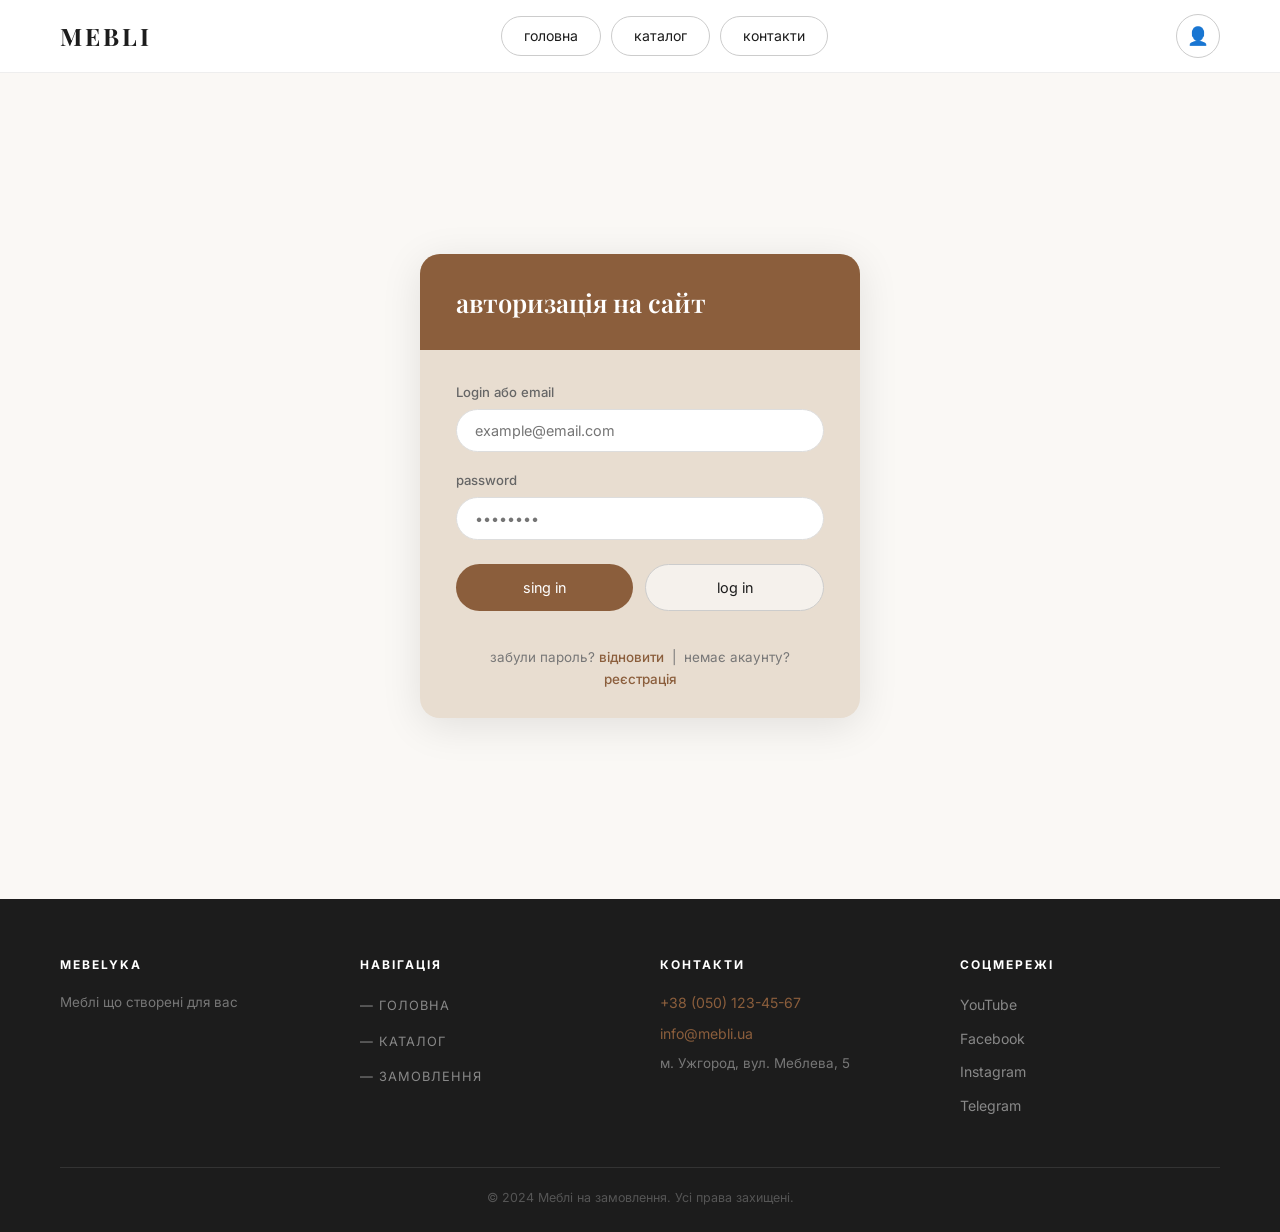
<file: login.html>
<!DOCTYPE html>
<html lang="uk">
<head>
    <meta charset="UTF-8">
    <meta name="viewport" content="width=device-width, initial-scale=1.0">
    <meta name="description" content="Вхід на сайт — Меблі на замовлення">
    <title>Меблі на замовлення — Вхід</title>
    <link rel="stylesheet" href="styles.css">
    <style>
        #auth {
            min-height: calc(100vh - 74px);
            display: flex;
            align-items: center;
            justify-content: center;
            padding: 40px 20px;
            background: var(--bg);
        }

        #login-card {
            background: var(--beige);
            border-radius: 20px;
            overflow: hidden;
            width: 100%;
            max-width: 440px;
            box-shadow: 0 8px 40px rgba(0,0,0,0.1);
        }

        #login-card header {
            background: var(--brown);
            padding: 28px 36px;
            position: static;
            border: none;
            display: block;
        }

        #login-card header h1 {
            font-family: 'Playfair Display', serif;
            font-size: 1.6rem;
            color: #fff;
            font-weight: 600;
        }

        #login-card form {
            padding: 32px 36px 36px;
        }

        #login-card label {
            display: block;
            font-size: 0.82rem;
            font-weight: 500;
            color: #666;
            margin-bottom: 6px;
        }

        #login-card input[type="text"],
        #login-card input[type="email"],
        #login-card input[type="password"] {
            width: 100%;
            background: #fff;
            border: 1.5px solid #ddd;
            border-radius: 50px;
            padding: 12px 18px;
            font-size: 0.9rem;
            font-family: 'Inter', sans-serif;
            outline: none;
            margin-bottom: 18px;
            color: var(--dark);
            transition: border-color 0.2s;
            box-sizing: border-box;
        }

        #login-card input:focus {
            border-color: var(--brown);
        }

        #login-card nav {
            display: flex;
            gap: 12px;
            position: static;
            border: none;
            padding: 0;
            margin-top: 6px;
        }

        #login-card nav a {
            flex: 1;
            padding: 12px;
            border-radius: 50px;
            font-size: 0.9rem;
            text-align: center;
            cursor: pointer;
            font-family: 'Inter', sans-serif;
            background: var(--brown);
            color: #fff;
            border: none;
            transition: opacity 0.2s;
            display: block;
        }

        #login-card nav a:hover { opacity: 0.85; }

        #login-card nav button {
            flex: 1;
            padding: 12px;
            border-radius: 50px;
            font-size: 0.9rem;
            cursor: pointer;
            font-family: 'Inter', sans-serif;
            background: rgba(255,255,255,0.6);
            color: var(--dark);
            border: 1.5px solid #ccc;
            transition: all 0.2s;
        }

        #login-card nav button:hover {
            background: #fff;
            border-color: var(--brown);
            color: var(--brown);
        }

        #login-card > p {
            text-align: center;
            font-size: 0.84rem;
            color: #777;
            padding: 0 36px 28px;
        }

        #login-card > p a {
            color: var(--brown);
            font-weight: 500;
        }

        #login-card > p a:hover { text-decoration: underline; }
    </style>
</head>
<body>

<!-- MOBILE MENU -->
<nav id="mobile-menu">
    <button onclick="document.getElementById('mobile-menu').classList.remove('open')">✕</button>
    <ul>
        <li><a href="index.html">головна</a></li>
        <li><a href="components.html">каталог</a></li>
        <li><a href="contact.html">контакти</a></li>
    </ul>
    <a href="contact.html" class="cta">замовити</a>
</nav>

<header>
    <button class="hamburger" onclick="document.getElementById('mobile-menu').classList.add('open')">☰</button>
    <a href="index.html">MEBLI</a>
    <nav>
        <a href="index.html">головна</a>
        <a href="components.html">каталог</a>
        <a href="contact.html">контакти</a>
    </nav>
    <button onclick="window.location.href='login.html'">👤</button>
</header>

<main id="auth">
    <article id="login-card">

        <header>
            <h1>авторизація на сайт</h1>
        </header>

        <form action="/action_page.php" method="post">

            <label for="login">Login або email</label>
            <input type="email" id="login" name="login" placeholder="example@email.com" required>

            <label for="password">password</label>
            <input type="password" id="password" name="password" placeholder="••••••••" required>

            <nav>
                <a href="index.html">sing in</a>
                <button type="button" onclick="window.location.href='index.html'">log in</button>
            </nav>

        </form>

        <p>забули пароль? <a href="#">відновити</a> &nbsp;|&nbsp; немає акаунту? <a href="register.html">реєстрація</a></p>

    </article>
</main>

<footer>
    <section>
        <h3>MEBELYKA</h3>
        <p>Меблі що створені для вас</p>
    </section>
    <nav>
        <h3>Навігація</h3>
        <ul>
            <li><a href="index.html">— Головна</a></li>
            <li><a href="components.html">— Каталог</a></li>
            <li><a href="contact.html">— Замовлення</a></li>
        </ul>
    </nav>
    <address>
        <h3>Контакти</h3>
        <a href="tel:+380501234567">+38 (050) 123-45-67</a>
        <a href="mailto:info@mebli.ua">info@mebli.ua</a>
        <p>м. Ужгород, вул. Меблева, 5</p>
    </address>
    <section>
        <h3>Соцмережі</h3>
        <ul>
            <li><a href="https://www.youtube.com" target="_blank">YouTube</a></li>
            <li><a href="https://www.facebook.com" target="_blank">Facebook</a></li>
            <li><a href="https://www.instagram.com" target="_blank">Instagram</a></li>
            <li><a href="https://t.me" target="_blank">Telegram</a></li>
        </ul>
    </section>
    <small>© 2024 Меблі на замовлення. Усі права захищені.</small>
</footer>

</body>
</html>
</file>
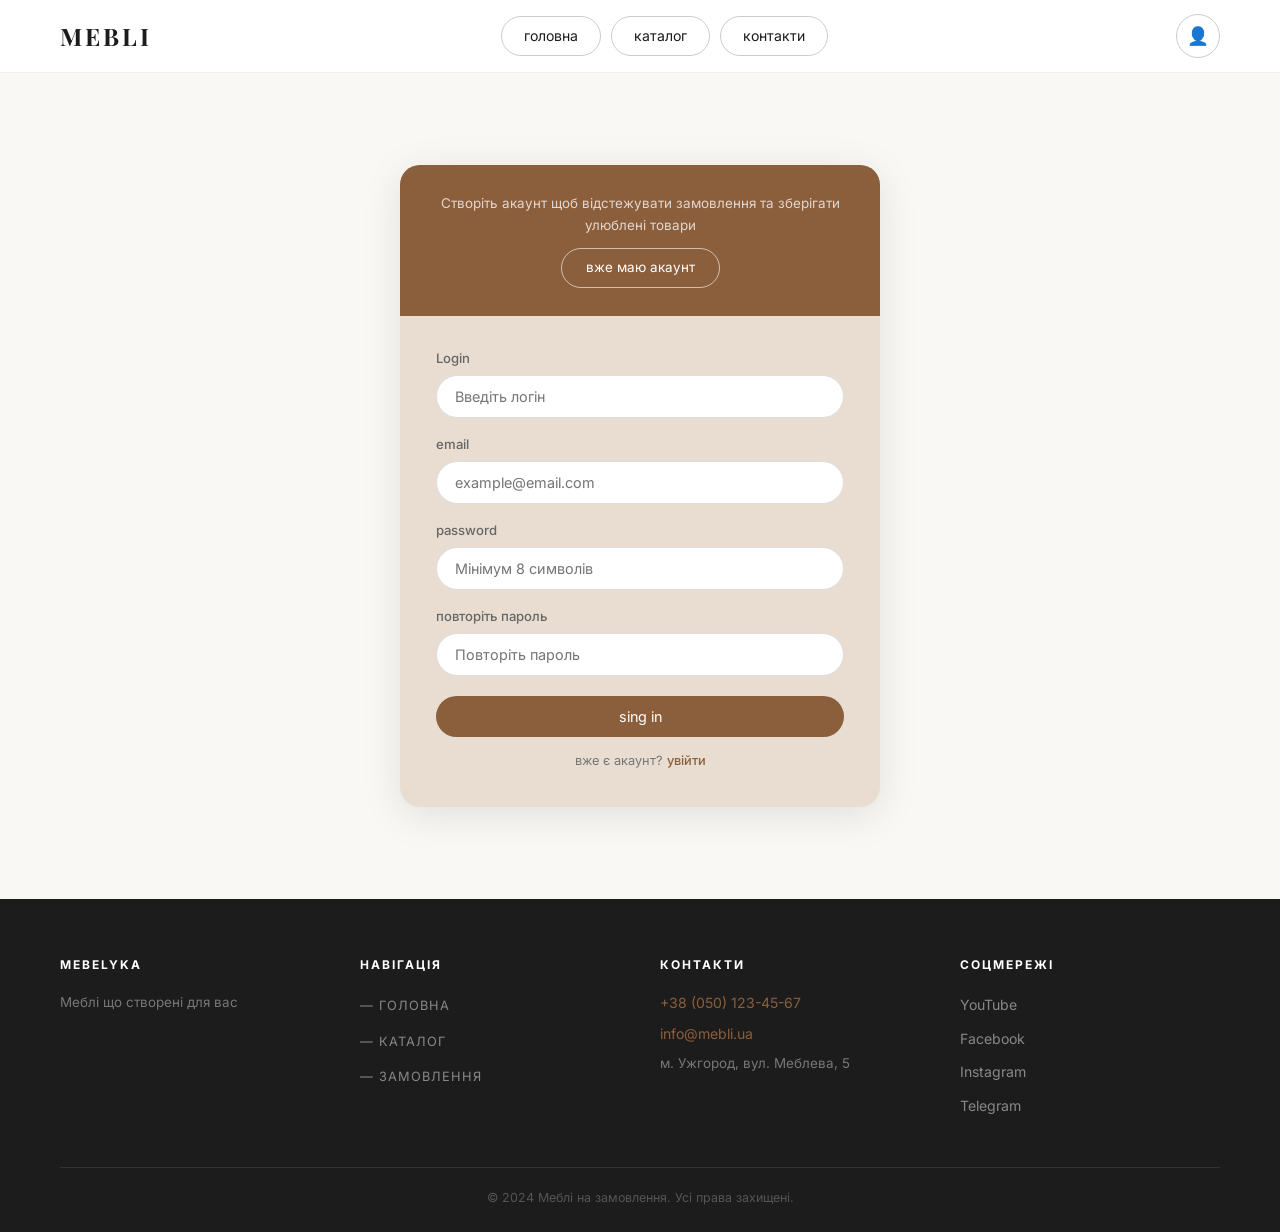
<file: register.html>
<!DOCTYPE html>
<html lang="uk">
<head>
    <meta charset="UTF-8">
    <meta name="viewport" content="width=device-width, initial-scale=1.0">
    <meta name="description" content="Реєстрація — Меблі на замовлення">
    <title>Меблі на замовлення — Реєстрація</title>
    <link rel="stylesheet" href="styles.css">
    <style>
        #auth {
            min-height: calc(100vh - 74px);
            display: flex;
            align-items: center;
            justify-content: center;
            padding: 40px 20px;
            background: var(--bg);
        }

        #register-card {
            background: var(--beige);
            border-radius: 20px;
            overflow: hidden;
            width: 100%;
            max-width: 480px;
            box-shadow: 0 8px 40px rgba(0,0,0,0.1);
            display: flex;
            flex-direction: column;
        }

        /* Коричнева шапка зверху — як у login */
        #register-card aside {
            background: var(--brown);
            padding: 28px 36px;
            display: flex;
            flex-direction: column;
            align-items: center;
            justify-content: center;
            gap: 8px;
        }

        #register-card aside h2 {
            font-family: 'Playfair Display', serif;
            font-size: 1.6rem;
            color: #fff;
            text-align: center;
            margin: 0;
            font-weight: 600;
        }

        #register-card aside p {
            color: rgba(255,255,255,0.75);
            font-size: 0.84rem;
            text-align: center;
            margin: 0;
        }

        #register-card form {
            padding: 32px 36px 36px;
        }

        #register-card h2 {
            display: none;
        }

        #register-card label {
            display: block;
            font-size: 0.82rem;
            font-weight: 500;
            color: #666;
            margin-bottom: 6px;
        }

        #register-card input[type="text"],
        #register-card input[type="email"],
        #register-card input[type="password"] {
            width: 100%;
            background: #fff;
            border: 1.5px solid #ddd;
            border-radius: 50px;
            padding: 12px 18px;
            font-size: 0.9rem;
            font-family: 'Inter', sans-serif;
            outline: none;
            margin-bottom: 16px;
            color: var(--dark);
            transition: border-color 0.2s;
            box-sizing: border-box;
        }

        #register-card input:focus {
            border-color: var(--brown);
        }

        #register-card button {
            background: var(--brown);
            color: #fff;
            border: none;
            border-radius: 50px;
            padding: 12px 32px;
            font-size: 0.9rem;
            font-family: 'Inter', sans-serif;
            cursor: pointer;
            transition: opacity 0.2s;
            width: 100%;
            margin-top: 4px;
        }

        #register-card button:hover { opacity: 0.85; }

        #register-card form > p {
            font-size: 0.8rem;
            color: #777;
            margin-top: 14px;
            text-align: center;
        }

        #register-card form > p a {
            color: var(--brown);
            font-weight: 500;
        }

        #register-card form > p a:hover { text-decoration: underline; }

        #register-card aside a {
            display: inline-block;
            margin-top: 4px;
            padding: 8px 24px;
            border: 1.5px solid rgba(255,255,255,0.6);
            border-radius: 50px;
            color: #fff;
            font-size: 0.84rem;
            transition: background 0.2s;
        }

        #register-card aside a:hover {
            background: rgba(255,255,255,0.15);
        }

        @media (max-width: 768px) {
            #auth { padding: 24px 16px; align-items: flex-start; padding-top: 40px; }
            #register-card { max-width: 100%; }
            #register-card aside { padding: 22px 24px; }
            #register-card aside h2 { font-size: 1.3rem; }
            #register-card form { padding: 24px 24px 28px; }
        }
    </style>
</head>
<body>

<!-- MOBILE MENU -->
<nav id="mobile-menu">
    <button type="button" onclick="document.getElementById('mobile-menu').classList.remove('open')">✕</button>
    <ul>
        <li><a href="index.html">головна</a></li>
        <li><a href="components.html">каталог</a></li>
        <li><a href="contact.html">контакти</a></li>
    </ul>
    <a href="contact.html" class="cta">замовити</a>
</nav>

<header>
    <button type="button" class="hamburger" onclick="document.getElementById('mobile-menu').classList.add('open')">☰</button>
    <a href="index.html">MEBLI</a>
    <nav>
        <a href="index.html">головна</a>
        <a href="components.html">каталог</a>
        <a href="contact.html">контакти</a>
    </nav>
    <button type="button" onclick="window.location.href='login.html'">👤</button>
</header>

<main id="auth">
    <article id="register-card">

        <aside>
            <h2>реєстрація</h2>
            <p>Створіть акаунт щоб відстежувати замовлення та зберігати улюблені товари</p>
            <a href="login.html">вже маю акаунт</a>
        </aside>

        <form action="/action_page.php" method="post">
            <h2>Реєстрація</h2>

            <label for="login">Login</label>
            <input type="text" id="login" name="login" placeholder="Введіть логін" required>

            <label for="email">email</label>
            <input type="email" id="email" name="email" placeholder="example@email.com" required>

            <label for="password">password</label>
            <input type="password" id="password" name="password" placeholder="Мінімум 8 символів" required>

            <label for="confirm_password">повторіть пароль</label>
            <input type="password" id="confirm_password" name="confirm_password" placeholder="Повторіть пароль" required>

            <button type="submit">sing in</button>

            <p>вже є акаунт? <a href="login.html">увійти</a></p>
        </form>

    </article>
</main>

<footer>
    <section>
        <h3>MEBELYKA</h3>
        <p>Меблі що створені для вас</p>
    </section>
    <nav>
        <h3>Навігація</h3>
        <ul>
            <li><a href="index.html">— Головна</a></li>
            <li><a href="components.html">— Каталог</a></li>
            <li><a href="contact.html">— Замовлення</a></li>
        </ul>
    </nav>
    <address>
        <h3>Контакти</h3>
        <a href="tel:+380501234567">+38 (050) 123-45-67</a>
        <a href="mailto:info@mebli.ua">info@mebli.ua</a>
        <p>м. Ужгород, вул. Меблева, 5</p>
    </address>
    <section>
        <h3>Соцмережі</h3>
        <ul>
            <li><a href="https://www.youtube.com" target="_blank">YouTube</a></li>
            <li><a href="https://www.facebook.com" target="_blank">Facebook</a></li>
            <li><a href="https://www.instagram.com" target="_blank">Instagram</a></li>
            <li><a href="https://t.me" target="_blank">Telegram</a></li>
        </ul>
    </section>
    <small>© 2024 Меблі на замовлення. Усі права захищені.</small>
</footer>

</body>
</html>
</file>
<file: styles.css>
@import url('https://fonts.googleapis.com/css2?family=Playfair+Display:ital,wght@0,400;0,600;0,700;1,400&family=Inter:wght@300;400;500;600&display=swap');

* { margin: 0; padding: 0; box-sizing: border-box; }

:root {
  --bg:        #FAF8F5;
  --dark:      #1C1C1C;
  --brown:     #8B5E3C;
  --beige:     #E8DDD0;
  --beige-mid: #C4A882;
  --muted:     #888;
  --border:    #e0d9d0;
}

body {
  font-family: 'Inter', sans-serif;
  background: var(--bg);
  color: var(--dark);
  line-height: 1.6;
}

a { text-decoration: none; color: inherit; }
img { display: block; max-width: 100%; }


/* ─── DESKTOP: hide hamburger, show nav ─── */
.hamburger { display: none; }
#mobile-menu { display: none !important; }
#mobile-menu.open { display: none !important; }


/* ─── MOBILE MENU UL ─── */
#mobile-menu ul {
    list-style: none;
    padding: 0;
    display: flex;
    flex-direction: column;
    gap: 10px;
    flex: 1;
}

#mobile-menu ul li a {
    display: block;
    padding: 14px 20px;
    border: 1.5px solid #ccc;
    border-radius: 50px;
    font-size: 1rem;
    color: var(--dark);
    text-align: left;
    background: #fff;
}

#mobile-menu ul li a:hover {
    border-color: var(--brown);
    color: var(--brown);
}

/* ─── HEADER / NAV ─── */
header {
  position: sticky;
  top: 0;
  z-index: 100;
  background: #fff;
  border-bottom: 1px solid #eee;
  padding: 14px 60px;
  display: flex;
  align-items: center;
  justify-content: space-between;
}

header > a {
  font-family: 'Playfair Display', serif;
  font-size: 1.5rem;
  font-weight: 700;
  letter-spacing: 3px;
  color: var(--dark);
}

header nav { display: flex; gap: 10px; }

header nav a {
  padding: 8px 22px;
  border: 1.5px solid #ccc;
  border-radius: 50px;
  font-size: 0.88rem;
  color: var(--dark);
  transition: all 0.25s;
}

header nav a:hover,
header nav a.active {
  border-color: var(--brown);
  color: var(--brown);
}

header button {
  width: 44px; height: 44px;
  border-radius: 50%;
  border: 1.5px solid #ccc;
  background: none;
  cursor: pointer;
  font-size: 1.1rem;
  display: flex; align-items: center; justify-content: center;
  transition: border-color 0.2s;
}

header button:hover { border-color: var(--brown); }

/* ─── PAGE HERO BANNER (catalog, contact) ─── */
#page-hero {
  position: relative;
  height: 280px;
  overflow: hidden;
}

#page-hero img {
  width: 100%; height: 100%;
  object-fit: cover;
}

#page-hero h1 {
  position: absolute;
  inset: 0;
  display: flex;
  align-items: center;
  justify-content: center;
  font-family: 'Playfair Display', serif;
  font-size: 2.8rem;
  color: #fff;
  background: rgba(28,28,28,0.45);
}

/* ─── HOME HERO ─── */
#hero {
  display: grid;
  grid-template-columns: 55% 45%;
  min-height: 480px;
}

#hero figure { margin: 0; overflow: hidden; }

#hero figure img {
  width: 100%; height: 100%;
  object-fit: cover;
}

#hero article {
  background: var(--dark);
  color: #fff;
  padding: 70px 50px;
  display: flex;
  flex-direction: column;
  justify-content: center;
  gap: 18px;
}

#hero h1 {
  font-family: 'Playfair Display', serif;
  font-size: 2.4rem;
  line-height: 1.2;
}

#hero p { color: #aaa; font-size: 0.95rem; max-width: 340px; }

#hero a {
  display: inline-block;
  padding: 13px 30px;
  border-radius: 50px;
  font-size: 0.9rem;
  width: fit-content;
  transition: opacity 0.2s;
}

#hero a:first-of-type { background: var(--brown); color: #fff; }
#hero a:last-of-type  { border: 1.5px solid #fff; color: #fff; }
#hero a:hover { opacity: 0.82; }

/* ─── STATS ─── */
#stats {
  background: var(--beige);
  padding: 28px 60px;
}

#stats ul {
  list-style: none;
  display: grid;
  grid-template-columns: repeat(3, 1fr);
  max-width: 860px;
  margin: 0 auto;
  text-align: center;
  gap: 20px;
}

#stats strong { display: block; font-size: 1rem; font-weight: 600; margin-bottom: 4px; }
#stats p      { font-size: 0.82rem; color: #666; }

/* ─── CATEGORIES ─── */
#categories {
  padding: 70px 60px;
  background: #fff;
  text-align: center;
}

#categories h2 {
  font-family: 'Playfair Display', serif;
  font-size: 2.2rem;
  margin-bottom: 36px;
}

#categories ul {
  list-style: none;
  display: grid;
  grid-template-columns: repeat(3, 1fr);
  gap: 14px;
  max-width: 1000px;
  margin: 0 auto;
}

#categories li {
  position: relative;
  border-radius: 14px;
  overflow: hidden;
  aspect-ratio: 1;
  cursor: pointer;
}

#categories figure { margin: 0; width: 100%; height: 100%; }

#categories img {
  width: 100%; height: 100%;
  object-fit: cover;
  transition: transform 0.4s;
}

#categories li:hover img { transform: scale(1.06); }

#categories figcaption {
  position: absolute; bottom: 0; left: 0; right: 0;
  padding: 20px 16px;
  background: linear-gradient(transparent, rgba(0,0,0,0.6));
  color: #fff;
  font-size: 1rem;
  font-weight: 500;
  text-align: left;
}

/* ─── MATERIALS ─── */
#materials {
  background: var(--dark);
  padding: 70px 60px;
  text-align: center;
}

#materials h2 {
  font-family: 'Playfair Display', serif;
  font-size: 2.2rem;
  color: #fff;
  margin-bottom: 44px;
}

#materials ul {
  list-style: none;
  display: flex;
  justify-content: center;
  gap: 18px;
  flex-wrap: wrap;
}

#materials li {
  background: rgba(255,255,255,0.08);
  border-radius: 14px;
  padding: 26px 36px;
  min-width: 160px;
}

#materials li strong { display: block; color: #fff; font-size: 1rem; margin-bottom: 6px; }
#materials li p      { font-size: 0.8rem; color: #999; }

/* ─── ПОРІВНЯЛЬНА ТАБЛИЦЯ ─── */
#comparison {
  padding: 70px 60px;
  background: var(--bg);
}

#comparison h2 {
  font-family: 'Playfair Display', serif;
  font-size: 1.9rem;
  text-align: center;
  margin-bottom: 32px;
}

#comparison table {
  width: 100%;
  max-width: 900px;
  margin: 0 auto;
  border-collapse: collapse;
  border-radius: 14px;
  overflow: hidden;
  box-shadow: 0 4px 24px rgba(0,0,0,0.09);
}

#comparison th {
  background: var(--brown);
  color: #fff;
  padding: 14px 18px;
  font-size: 0.82rem;
  font-weight: 500;
  text-align: center;
}

#comparison td {
  padding: 12px 18px;
  font-size: 0.88rem;
  border-bottom: 1px solid var(--beige);
  text-align: center;
}

#comparison tr:nth-child(even) td { background: #f7f2ec; }
#comparison tr:hover td { background: #f0e8df; }

/* ─── VIDEO ─── */
#video-section {
  padding: 70px 60px;
  background: #fff;
  text-align: center;
}

#video-section h2 {
  font-family: 'Playfair Display', serif;
  font-size: 2.2rem;
  margin-bottom: 36px;
}

#video-section ul {
  list-style: none;
  display: grid;
  grid-template-columns: 1fr 1fr;
  gap: 20px;
  max-width: 920px;
  margin: 0 auto;
}

#video-section iframe {
  width: 100%; height: 280px;
  border-radius: 14px;
  border: none;
}

/* ─── LINKS ─── */
#links {
  padding: 50px 60px;
  background: var(--bg);
}

#links h2 {
  font-family: 'Playfair Display', serif;
  font-size: 1.4rem;
  margin-bottom: 14px;
}

#links ul { list-style: none; }
#links li { padding: 5px 0; }
#links a { color: var(--brown); font-size: 0.9rem; }
#links a:hover { text-decoration: underline; }

/* ─── CATALOG SECTIONS ─── */
#catalog > section {
    scroll-margin-top: 80px;
}

#catalog > section {
  display: grid;
  grid-template-columns: 1fr 1fr;
  min-height: 320px;
  border-bottom: 1px solid var(--border);
}

#catalog > section:nth-child(even) figure { order: 2; }
#catalog > section:nth-child(even) article { order: 1; }

#catalog figure { margin: 0; overflow: hidden; }

#catalog figure img {
  width: 100%; height: 100%;
  object-fit: cover;
}

#catalog article {
  padding: 44px 50px;
  display: flex;
  flex-direction: column;
  justify-content: center;
  gap: 14px;
  background: #fff;
}

#catalog h2 {
  font-family: 'Playfair Display', serif;
  font-size: 1.8rem;
  color: var(--dark);
}

#catalog p { font-size: 0.92rem; color: #555; }

#catalog h4 {
  font-size: 0.82rem;
  letter-spacing: 1px;
  text-transform: uppercase;
  color: var(--muted);
  margin-top: 8px;
}

#catalog ol { padding-left: 18px; font-size: 0.9rem; }
#catalog ol li { padding: 3px 0; }

#catalog dl { font-size: 0.9rem; }
#catalog dt { font-weight: 600; color: var(--brown); margin-top: 6px; }
#catalog dd { margin-left: 16px; color: #555; }

/* material pills inside catalog sections */
#catalog ul {
  list-style: none;
  display: flex;
  flex-wrap: wrap;
  gap: 8px;
  margin-top: 6px;
}

#catalog ul li {
  background: var(--beige);
  border-radius: 50px;
  padding: 5px 16px;
  font-size: 0.82rem;
  color: var(--dark);
}

/* ─── CATALOG COMPARISON TABLE ─── */
#catalog-comparison {
  padding: 70px 60px;
  background: var(--bg);
}

#catalog-comparison h2 {
  font-family: 'Playfair Display', serif;
  font-size: 1.9rem;
  text-align: center;
  margin-bottom: 32px;
}

#catalog-comparison table {
  width: 100%;
  border-collapse: collapse;
  border-radius: 14px;
  overflow: hidden;
  box-shadow: 0 4px 24px rgba(0,0,0,0.09);
}

#catalog-comparison th {
  background: var(--brown);
  color: #fff;
  padding: 14px 16px;
  font-size: 0.82rem;
  font-weight: 500;
  text-align: center;
}

#catalog-comparison td {
  padding: 11px 16px;
  font-size: 0.86rem;
  border-bottom: 1px solid var(--beige);
  text-align: center;
}

#catalog-comparison tr:nth-child(even) td { background: #f7f2ec; }
#catalog-comparison tr:hover td { background: #f0e8df; }

/* ─── CONTACT FORM ─── */
#order-form {
  padding: 70px 60px;
  background: var(--bg);
  display: flex;
  justify-content: center;
}

#order-form form {
  background: #fff;
  border-radius: 16px;
  padding: 10px 10px;
  width: 100%auto;
  max-width: 680px;
  box-shadow: 0 4px 30px rgba(0,0,0,0.07);
}

#order-form h3 {
  font-family: 'Playfair Display', serif;
  font-size: 1.1rem;
  color: var(--brown);
  border-bottom: 1px solid var(--beige);
  padding-bottom: 8px;
  margin: 28px 0 18px;
}

#order-form h3:first-child { margin-top: 0; }

#order-form label {
  display: block;
  font-size: 0.84rem;
  font-weight: 500;
  margin-bottom: 5px;
  color: var(--dark);
}

#order-form input[type="text"],
#order-form input[type="email"],
#order-form input[type="tel"],
#order-form input[type="date"],
#order-form select,
#order-form textarea {
  width: 100%;
  border: none;
  border-bottom: 1.5px solid var(--border);
  background: transparent;
  padding: 10px 2px;
  font-size: 0.9rem;
  font-family: 'Inter', sans-serif;
  color: var(--dark);
  margin-bottom: 20px;
  outline: none;
  transition: border-color 0.2s;
}

#order-form input:focus,
#order-form select:focus,
#order-form textarea:focus {
  border-bottom-color: var(--brown);
}

#order-form textarea { resize: vertical; min-height: 90px; }

/* radio pills */
#order-form fieldset {
  border: none;
  margin-bottom: 20px;
}

#order-form legend {
  font-size: 0.84rem;
  font-weight: 500;
  margin-bottom: 10px;
}

#order-form fieldset ul {
  list-style: none;
  display: flex;
  flex-wrap: wrap;
  gap: 8px;
}

#order-form fieldset ul li label {
  display: flex;
  align-items: center;
  gap: 100px;
  border: 1.5px solid var(--border);
  border-radius: 50px;
  padding: 6px 14px;
  cursor: pointer;
  font-size: 0.84rem;
  font-weight: 400;
  margin: 0;
  transition: all 0.2s;
}

#order-form fieldset ul li label:hover {
  border-color: var(--brown);
  color: var(--brown);
}

#order-form input[type="radio"],
#order-form input[type="checkbox"] {
  width: auto;
  margin: 0;
  border: none;
  border-bottom: none;
  padding: 0;
  accent-color: var(--brown);
}

/* file upload */
#order-form input[type="file"] {
  border: 1.5px dashed var(--border);
  border-bottom: 1.5px dashed var(--border);
  padding: 18px;
  border-radius: 8px;
  cursor: pointer;
  text-align: center;
  width: 100%;
  font-size: 0.84rem;
  color: var(--muted);
}

/* color picker */
#order-form input[type="color"] {
  width: 50px; height: 36px;
  border: 1.5px solid var(--border);
  border-radius: 6px;
  padding: 2px;
  cursor: pointer;
  margin-bottom: 20px;
}

/* buttons */
#order-form input[type="submit"] {
  width: 100%;
  background: var(--brown);
  color: #fff;
  border: none;
  border-radius: 50px;
  padding: 15px;
  font-size: 0.95rem;
  font-family: 'Inter', sans-serif;
  cursor: pointer;
  margin-top: 10px;
  transition: opacity 0.2s;
}

#order-form input[type="submit"]:hover { opacity: 0.85; }

#order-form input[type="reset"] {
  width: 100%;
  background: transparent;
  color: var(--dark);
  border: 1.5px solid var(--border);
  border-radius: 50px;
  padding: 13px;
  font-size: 0.92rem;
  font-family: 'Inter', sans-serif;
  cursor: pointer;
  margin-top: 10px;
  transition: border-color 0.2s;
}

#order-form input[type="reset"]:hover { border-color: var(--brown); color: var(--brown); }

/* ─── MAP ─── */
#map {
  padding: 0 60px 70px;
  background: var(--bg);
}

#map h2 {
  font-family: 'Playfair Display', serif;
  font-size: 1.6rem;
  margin-bottom: 18px;
}

#map iframe {
  width: 100%;
  height: 400px;
  border: none;
  border-radius: 14px;
}

/* ─── CONTACTS ─── */
#contacts-info {
  padding: 60px 60px;
  background: #fff;
}

#contacts-info h2 {
  font-family: 'Playfair Display', serif;
  font-size: 1.6rem;
  margin-bottom: 20px;
}

#contacts-info dl { font-size: 0.9rem; }
#contacts-info dt { font-weight: 600; color: var(--brown); margin-top: 12px; }
#contacts-info dd { margin-left: 0; color: #555; }
#contacts-info dd a { color: var(--brown); }

#contacts-info ul {
  list-style: none;
  display: flex;
  gap: 10px;
  flex-wrap: wrap;
  margin-top: 20px;
}

#contacts-info ul li a {
  display: inline-block;
  padding: 7px 20px;
  border: 1.5px solid var(--border);
  border-radius: 50px;
  font-size: 0.85rem;
  color: var(--dark);
  transition: all 0.2s;
}

#contacts-info ul li a:hover {
  border-color: var(--brown);
  color: var(--brown);
}

/* ─── LOGIN / REGISTER ─── */
#auth {
  min-height: calc(100vh - 74px);
  display: flex;
  align-items: center;
  justify-content: center;
  padding: 40px;
  background: var(--bg);
}

/* Login card */
#login-card {
  background: var(--beige);
  border-radius: 20px;
  overflow: hidden;
  width: 100%;
  max-width: 440px;
  box-shadow: 0 8px 40px rgba(0,0,0,0.1);
}

#login-card header {
  background: var(--brown);
  color: #fff;
  padding: 28px 36px;
  position: static;
  border: none;
  display: block;
}

#login-card header h1 {
  font-family: 'Playfair Display', serif;
  font-size: 1.6rem;
  color: #fff;
}

#login-card form {
  padding: 32px 36px 36px;
}

#login-card label {
  display: block;
  font-size: 0.84rem;
  font-weight: 500;
  margin-bottom: 6px;
  color: var(--dark);
}

#login-card input[type="text"],
#login-card input[type="email"],
#login-card input[type="password"] {
  width: 100%;
  background: rgba(255,255,255,0.55);
  border: none;
  border-radius: 50px;
  padding: 12px 18px;
  font-size: 0.9rem;
  font-family: 'Inter', sans-serif;
  outline: none;
  margin-bottom: 18px;
  color: var(--dark);
  transition: background 0.2s;
}

#login-card input:focus { background: rgba(255,255,255,0.85); }

#login-card nav {
  display: flex;
  gap: 12px;
  position: static;
  border: none;
  padding: 0;
  margin-top: 6px;
}

#login-card nav a,
#login-card nav button {
  flex: 1;
  padding: 12px;
  border-radius: 50px;
  font-size: 0.9rem;
  text-align: center;
  cursor: pointer;
  font-family: 'Inter', sans-serif;
  border: 1.5px solid transparent;
  transition: all 0.2s;
}

#login-card nav a {
  background: var(--brown);
  color: #fff;
  border: none;
}

#login-card nav a:hover { opacity: 0.85; }

#login-card nav button {
  background: rgba(255,255,255,0.5);
  color: var(--dark);
  border-color: rgba(0,0,0,0.15);
}

#login-card nav button:hover { background: #fff; }

#login-card > p {
  text-align: center;
  font-size: 0.84rem;
  color: #666;
  padding: 0 36px 24px;
}

#login-card > p a { color: var(--brown); }

/* Register card — split */
#register-card {
  background: var(--beige);
  border-radius: 20px;
  overflow: hidden;
  width: 100%;
  max-width: 760px;
  display: grid;
  grid-template-columns: 1fr 1fr;
  box-shadow: 0 8px 40px rgba(0,0,0,0.1);
}

#register-card form {
  padding: 40px 36px;
}

#register-card h2 {
  font-family: 'Playfair Display', serif;
  font-size: 1.4rem;
  margin-bottom: 24px;
  color: var(--dark);
}

#register-card label {
  display: block;
  font-size: 0.84rem;
  font-weight: 500;
  margin-bottom: 6px;
  color: var(--dark);
}

#register-card input[type="text"],
#register-card input[type="email"],
#register-card input[type="password"] {
  width: 100%;
  background: rgba(255,255,255,0.55);
  border: none;
  border-radius: 50px;
  padding: 12px 18px;
  font-size: 0.9rem;
  font-family: 'Inter', sans-serif;
  outline: none;
  margin-bottom: 18px;
  transition: background 0.2s;
}

#register-card input:focus { background: rgba(255,255,255,0.9); }

#register-card button {
  background: var(--brown);
  color: #fff;
  border: none;
  border-radius: 50px;
  padding: 12px 32px;
  font-size: 0.9rem;
  font-family: 'Inter', sans-serif;
  cursor: pointer;
  transition: opacity 0.2s;
}

#register-card button:hover { opacity: 0.85; }

#register-card aside {
  background: var(--brown);
  display: flex;
  align-items: center;
  justify-content: center;
  padding: 40px;
}

#register-card aside h2 {
  font-family: 'Playfair Display', serif;
  font-size: 2rem;
  color: #fff;
  text-align: center;
  margin: 0;
}

/* ─── FOOTER ─── */
footer {
  background: var(--dark);
  color: #fff;
  padding: 56px 60px 24px;
  display: grid;
  grid-template-columns: repeat(4, 1fr);
  gap: 40px;
  align-items: start;
}

footer h3 {
  font-size: 0.75rem;
  letter-spacing: 2px;
  text-transform: uppercase;
  margin-bottom: 18px;
  color: #fff;
}

footer p { font-size: 0.84rem; color: #777; }

footer nav {
  position: static;
  background: none;
  border: none;
  padding: 0;
  display: block;
}

footer nav ul { list-style: none; }
footer nav li { margin-bottom: 10px; }
footer nav a {
  color: #888;
  font-size: 0.8rem;
  letter-spacing: 1px;
  text-transform: uppercase;
}
footer nav a:hover { color: var(--brown); }

footer address { font-style: normal; }
footer address a {
  display: block;
  color: var(--brown);
  font-size: 0.88rem;
  margin-bottom: 8px;
}

footer ul { list-style: none; }
footer > section ul li { margin-bottom: 8px; }
footer > section ul a { color: #888; font-size: 0.88rem; }
footer > section ul a:hover { color: var(--brown); }

footer > small {
  grid-column: 1 / -1;
  display: block;
  border-top: 1px solid #333;
  padding-top: 20px;
  text-align: center;
  color: #555;
  font-size: 0.78rem;
}

/* category card link fills full card */
#categories li a,
#catalog-categories li a {
    display: block;
    width: 100%;
    height: 100%;
    position: absolute;
    inset: 0;
    z-index: 1;
}
#categories li,
#catalog-categories li {
    position: relative;
}

/* ═══════════════════════════════════════
   MOBILE RESPONSIVE — max-width: 768px
   ═══════════════════════════════════════ */

@media (max-width: 768px) {


  /* ─── SHOW HAMBURGER, HIDE DESKTOP NAV ─── */
  .hamburger { display: flex !important; }
  #mobile-menu { display: none; }
  #mobile-menu.open { display: flex !important; }
  header nav { display: none !important; }

  /* ─── HEADER ─── */
  header {
    padding: 14px 20px;
    display: grid;
    grid-template-columns: 44px 1fr 44px;
    align-items: center;
  }

  header > a {
    text-align: center;
    font-size: 1.2rem;
    grid-column: 2;
  }

  /* hide desktop nav */
  header nav { display: none; }

  header button {
    grid-column: 3;
    justify-self: end;
  }

  /* hamburger button */
  .hamburger {
    grid-column: 1;
    width: 44px;
    height: 44px;
    border-radius: 50%;
    border: 1.5px solid #ccc;
    background: none;
    cursor: pointer;
    font-size: 1.1rem;
    display: flex;
    align-items: center;
    justify-content: center;
    transition: border-color 0.2s;
  }

  .hamburger:hover { border-color: var(--brown); }

  /* ─── MOBILE MENU OVERLAY ─── */
  #mobile-menu {
    display: none;
    position: fixed;
    inset: 0;
    background: var(--bg);
    z-index: 999;
    flex-direction: column;
    padding: 24px 24px 40px;
  }

  #mobile-menu.open { display: flex; }

  #mobile-menu > button {
    align-self: flex-end;
    width: 44px; height: 44px;
    border-radius: 50%;
    border: 1.5px solid #ccc;
    background: none;
    cursor: pointer;
    font-size: 1.1rem;
    display: flex;
    align-items: center;
    justify-content: center;
    margin-bottom: 16px;
  }

  #mobile-menu nav {
    display: flex;
    flex-direction: column;
    gap: 10px;
    flex: 1;
  }

  #mobile-menu nav a {
    display: block;
    padding: 14px 20px;
    border: 1.5px solid #ccc;
    border-radius: 50px;
    font-size: 1rem;
    color: var(--dark);
    text-align: left;
    background: #fff;
  }

  #mobile-menu nav a:hover {
    border-color: var(--brown);
    color: var(--brown);
  }

  #mobile-menu > a.cta {
    display: block;
    background: var(--brown);
    color: #fff;
    text-align: center;
    padding: 15px;
    border-radius: 50px;
    font-size: 1rem;
    margin-top: 20px;
  }

  /* ─── HOME HERO ─── */
  #hero {
    grid-template-columns: 1fr;
    min-height: auto;
  }

  #hero figure { height: 260px; }

  #hero article {
    padding: 28px 20px;
    gap: 14px;
  }

  #hero h1 { font-size: 1.6rem; }
  #hero p  { font-size: 0.88rem; }

  #hero a {
    width: 100%;
    text-align: center;
    padding: 14px 20px;
    box-sizing: border-box;
  }

  /* ─── STATS ─── */
  #stats { padding: 20px; }

  #stats ul {
    grid-template-columns: repeat(3, 1fr);
    gap: 10px;
  }

  #stats strong { font-size: 0.82rem; }
  #stats p      { font-size: 0.72rem; }

  /* ─── CATEGORIES ─── */
  #categories { padding: 40px 16px; }
  #categories h2 { font-size: 1.6rem; margin-bottom: 20px; }

  #categories ul {
    grid-template-columns: repeat(2, 1fr);
    gap: 10px;
    max-width: 100%;
  }

  #categories li { border-radius: 12px; }
  #categories figcaption { font-size: 0.88rem; padding: 12px 10px; }

  /* ─── MATERIALS ─── */
  #materials { padding: 40px 16px; }
  #materials h2 { font-size: 1.5rem; margin-bottom: 28px; }

  #materials ul {
    flex-direction: column;
    align-items: stretch;
    gap: 12px;
  }

  #materials li {
    border-radius: 50px;
    padding: 18px 28px;
    min-width: auto;
    display: flex;
    align-items: center;
    justify-content: space-between;
  }

  #materials li strong { font-size: 1rem; margin-bottom: 0; }
  #materials li p { font-size: 0.8rem; text-align: right; }

  /* ─── COMPARISON TABLE ─── */
  #comparison { padding: 40px 16px; }
  #comparison h2 { font-size: 1.4rem; }

  #comparison table {
    font-size: 0.75rem;
    overflow-x: auto;
    display: block;
    max-width: 100%;
  }

  #comparison th,
  #comparison td { padding: 8px 10px; }

  /* ─── VIDEO ─── */
  #video-section { padding: 40px 16px; }
  #video-section h2 { font-size: 1.5rem; }

  #video-section ul {
    grid-template-columns: 1fr;
    gap: 16px;
    max-width: 100%;
  }

  #video-section iframe { height: 220px; }

  /* ─── LINKS ─── */
  #links { padding: 32px 16px; }

  /* ─── CATALOG CATEGORIES ─── */
  #catalog-categories { padding: 40px 16px 0; }
  #catalog-categories h2 { font-size: 1.6rem; margin-bottom: 20px; }

  #catalog-categories ul {
    grid-template-columns: repeat(2, 1fr);
    gap: 10px;
    max-width: 100%;
  }

  /* ─── CATALOG SECTIONS ─── */
  #catalog > section {
    grid-template-columns: 1fr;
  }

  #catalog > section:nth-child(even) figure { order: 0; }
  #catalog > section:nth-child(even) article { order: 1; }

  #catalog figure { height: 240px; }

  #catalog article {
    padding: 28px 20px;
    gap: 10px;
  }

  #catalog h2 { font-size: 1.4rem; }

  #catalog ul {
    gap: 6px;
  }

  #catalog ul li { font-size: 0.78rem; padding: 4px 12px; }

  /* ─── CATALOG COMPARISON ─── */
  #catalog-comparison { padding: 40px 16px; }
  #catalog-comparison h2 { font-size: 1.4rem; }

  #catalog-comparison table {
    font-size: 0.72rem;
    display: block;
    overflow-x: auto;
  }

  #catalog-comparison th,
  #catalog-comparison td { padding: 7px 8px; }

  /* ─── PAGE HERO ─── */
  #page-hero { height: 180px; }
  #page-hero h1 { font-size: 1.6rem; letter-spacing: 1px; }

  /* ─── ORDER FORM (contact page) ─── */

  /* 1. Hero title smaller on mobile */
  #page-hero h1 {
    font-size: 1.4rem !important;
    letter-spacing: 1px !important;
    text-transform: uppercase;
  }

  #order-form { padding: 24px 12px; }

  #order-form form {
    max-width: 100%;
  }

  /* 3. Fieldsets wider — take full white block width */
  #order-form form > fieldset:first-of-type,
  #order-form form > fieldset:nth-of-type(2) {
    display: block;
    width: 100%;
    margin-left: 0;
    margin-bottom: 14px;
    padding: 0 16px 20px;
    box-sizing: border-box;
    border-radius: 16px;
  }

  #order-form form > fieldset legend {
    font-size: 0.88rem;
    letter-spacing: 1px;
    padding: 10px 16px;
    width: calc(100% + 32px);
    margin-left: -16px;
    border-radius: 12px 12px 0 0;
    margin-bottom: 14px;
  }

  /* Inputs inside fieldsets — full width, white */
  #order-form form > fieldset input[type="text"],
  #order-form form > fieldset input[type="email"],
  #order-form form > fieldset input[type="tel"],
  #order-form form > fieldset input[type="date"] {
    width: 100%;
    box-sizing: border-box;
    font-size: 0.88rem;
    padding: 10px 16px;
  }

  /* 4. Додаткові дані — stay inside white block */
  #order-form form > fieldset:nth-of-type(2) {
    overflow: hidden;
  }

  #order-form form > fieldset:nth-of-type(2) ul {
    grid-template-columns: 1fr 1fr;
    gap: 6px;
    width: 100%;
    box-sizing: border-box;
  }

  #order-form form > fieldset:nth-of-type(2) ul li label {
    font-size: 0.78rem;
    gap: 4px;
    word-break: break-word;
  }

  .form-block {
    padding: 16px 14px;
    margin-top: 12px;
  }

  .form-block label { font-size: 0.9rem; margin-bottom: 10px; }

  .form-block select,
  .form-block textarea {
    font-size: 0.88rem;
  }

  /* 2. Buttons — smaller font, full width */
  #form-buttons {
    flex-direction: column;
    gap: 10px;
    margin-top: 20px;
  }

  #form-buttons input[type="submit"] {
    width: 100%;
    font-size: 0.82rem;
    letter-spacing: 1px;
    padding: 14px;
    text-align: center;
  }

  #form-buttons input[type="reset"] {
    width: 100%;
    font-size: 0.82rem;
    padding: 13px;
    text-align: center;
  }

  /* ─── MAP ─── */
  #map { padding: 0 16px 40px; }
  #map iframe { height: 250px; }

  /* ─── CONTACTS INFO ─── */
  #contacts-info { padding: 40px 16px; }


  /* ─── LOGIN CARD: hamburger inside header fix ─── */
  #login-card header .hamburger {
    display: none !important;
  }

  /* ─── LOGIN CARD ─── */
  #login-card { max-width: 100%; margin: 0; }

  #login-card header { padding: 22px 24px; }
  #login-card header h1 { font-size: 1.3rem; }
  #login-card form { padding: 24px 24px 28px; }
  #login-card > p { padding: 0 24px 22px; }

  /* ─── REGISTER CARD ─── */
  #register-card {
    grid-template-columns: 1fr;
    max-width: 100%;
  }

  #register-card form { padding: 32px 24px; }

  #register-card aside {
    padding: 32px 24px;
    border-radius: 0 0 20px 20px;
  }

  #register-card aside h2 { font-size: 1.6rem; }

  /* ─── FOOTER ─── */
  footer {
    grid-template-columns: 1fr 1fr;
    gap: 28px;
    padding: 40px 20px 20px;
  }

  footer > small {
    grid-column: 1 / -1;
  }


  /* ─── REGISTER: hide right panel on mobile ─── */
  #register-card {
    grid-template-columns: 1fr;
    max-width: 100%;
  }

  #register-card aside {
    display: none;
  }

  #register-card form {
    padding: 32px 24px;
    border-radius: 20px;
  }

  /* ─── AUTH PAGE ─── */
  #auth { padding: 24px 16px; align-items: flex-start; padding-top: 40px; }

}

/* ─── Extra small ─── */
@media (max-width: 400px) {
  #stats ul { grid-template-columns: 1fr; }
  #categories ul { grid-template-columns: 1fr 1fr; }
  footer { grid-template-columns: 1fr; }
}
</file>
